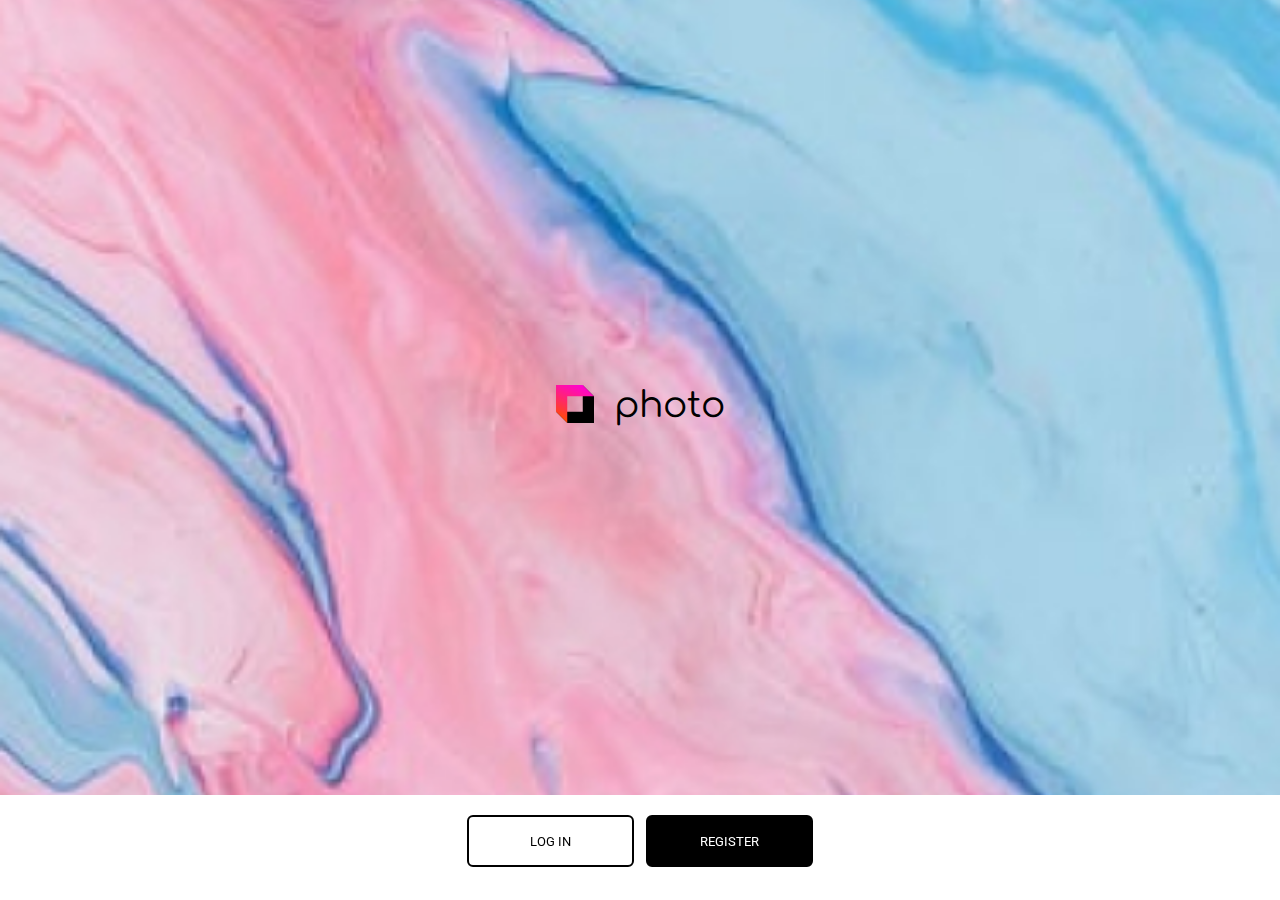
<file: index.html>
<!DOCTYPE html>
<html lang="pt-br">
    <head>
        <meta charset="UTF-8">
        <meta http-equiv="X-UA-Compatible" content="IE=edge">
        <meta name="viewport" content="width=device-width, initial-scale=1.0">
        <title>Logged Out - Instagram</title>
        <link rel="preconnect" href="https://fonts.googleapis.com">
        <link rel="preconnect" href="https://fonts.gstatic.com" crossorigin>
        <link href="https://fonts.googleapis.com/css2?family=Comfortaa&family=Roboto:wght@700&display=swap" rel="stylesheet">

        <link rel="stylesheet" href="css/estilos.css">
    </head>
    <body>
        <main>
            <!--
                Página de Logged Out
            -->
            <section class="loggedOut">
                <article>
                    <figure>
                        <img src="imagens/Union-logged-out.png" alt="Union Logo">
                        <img src="imagens/Union-logged-out2.png" alt="">
                    </figure>
                    <h1>
                        photo
                    </h1>
                </article>
            </section>
            <footer class="actionsLoggedout">
                <button>
                    <a href="login.html">
                        Log in
                    </a>
                </button>
                <button class="invertido">
                    <a href="register.html">
                        Register
                    </a>
                </button>
            </footer>
        </main>
    </body>
</html>
</file>
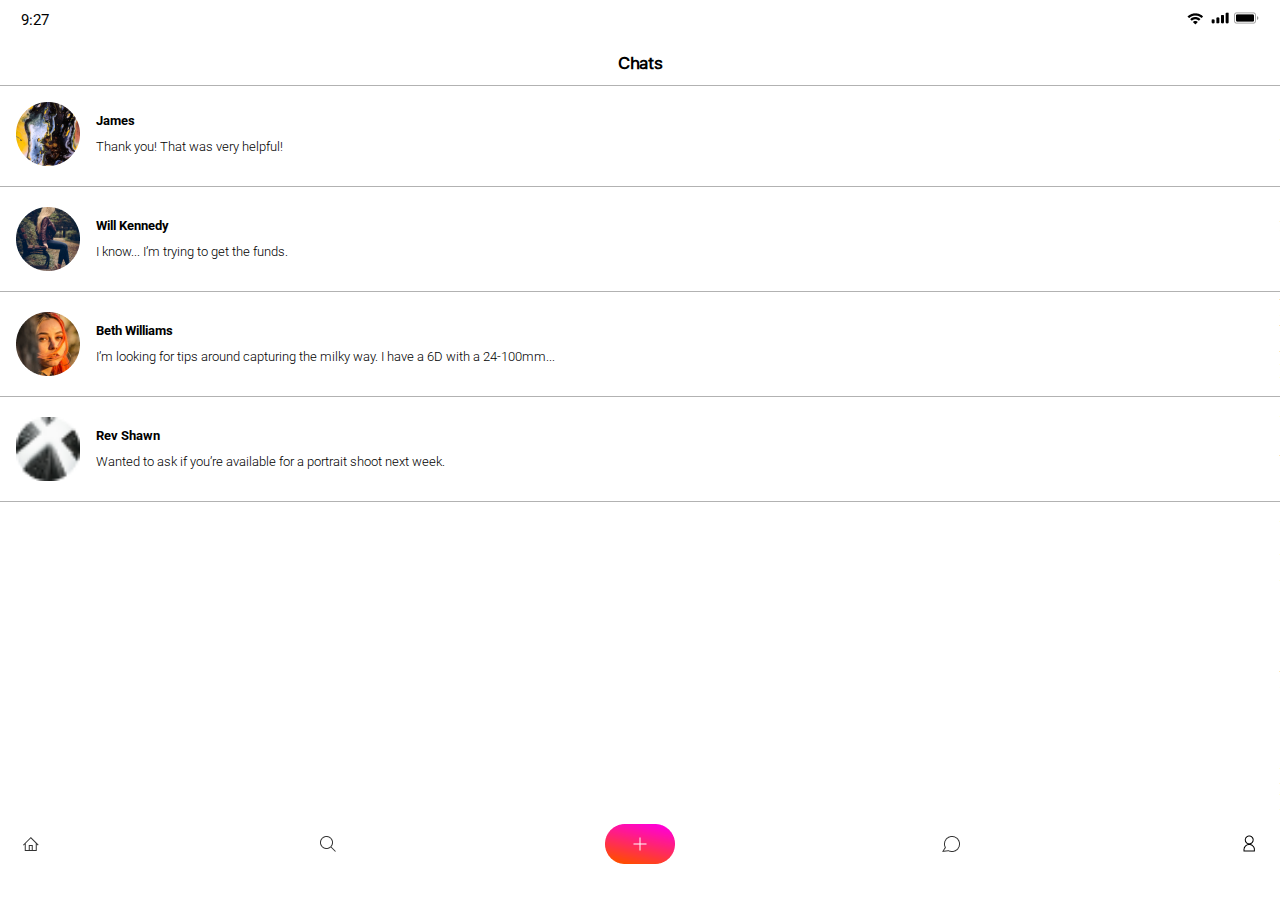
<file: chat.html>
<!--
    
-->
<!DOCTYPE html>
<html lang="pt-br">
    <head>
        <meta charset="UTF-8">
        <meta http-equiv="X-UA-Compatible" content="IE=edge">
        <meta name="viewport" content="width=device-width, initial-scale=1.0">
        <title>Chat - Instagram</title>
        <link rel="preconnect" href="https://fonts.googleapis.com">
        <link rel="preconnect" href="https://fonts.gstatic.com" crossorigin>
        <link href="https://fonts.googleapis.com/css2?family=Comfortaa&family=Roboto:wght@700&display=swap" rel="stylesheet">
        <link rel="stylesheet" href="css/estilos.css">
    </head>
    <body id="chat">
        <header>
            <section>
                <p>9:27</p>
            </section>
            <section>
                <ul>
                    <li><img src="imagens/Wifi.png" alt=""></li>
                    <li><img src="imagens/Cell.png" alt=""></li>
                    <li><img src="imagens/Battery.png" alt=""></li>
                </ul>
            </section>
        </header>
        <main>
            <br/>
            <br/>
            <br/>
            <br/>
            <section class="conversations">
                <h2>Chats</h2>
                <article>
                    <ul>
                        <li class="activateIndividualChat">
                            <a href="#">
                                <img src="imagens/chats/Ellipse-1.png" alt="">
                                <p> 
                                    <strong>James</strong><br/> 
                                    Thank you! That was very helpful!
                                </p> 
                            </a>
                        </li>
                        <li>
                            <a href="">
                                <img src="imagens/chats/Ellipse-2.png" alt="">
                                <p>
                                    <strong>Will Kennedy</strong><br/>  
                                    I know... I’m trying to get the funds.
                                </p> 
                            </a>
                        </li>
                        <li>
                            <a href="">
                                <img src="imagens/chats/Ellipse-3.png" alt="">
                                <p>
                                    <strong>Beth Williams</strong><br/> 
                                    I’m looking for tips around capturing the milky way. I have a 6D with a 24-100mm...
                                </p> 
                            </a>
                        </li>
                        <li>
                            <a href="">
                                <img src="imagens/chats/Ellipse4.png" alt="">
                                <p>
                                    <strong>Rev Shawn</strong><br/> 
                                    Wanted to ask if you’re available for a portrait shoot next week.
                                </p> 
                            </a>
                        </li>
                    </ul>
                </article>
            </section>
            <section class="individual_chat">
                <article>
                    <section class="topo">
                        <figure class="backToChat">
                            <img src="imagens/Chevron.png" alt="Voltar">
                        </figure>
                        <h2>
                            James
                        </h2>
                    </section>
                </article>
                <section>
                        <div class="box1">
                            <figure>
                                <img src="imagens/chats/Ellipse.png" alt="Avatar">
                            </figure>
                            <p>
                                Really love your most recent photo. I’ve been trying to capture the same thing for a few months and would love some tips! 
                            </p>
                        </div>
                        <div class="box2">
                            <figure>
                                <img src="imagens/chats/Ellipse-5.png" alt="Avatar">
                            </figure>
                            <p>
                                A fast 50mm like f1.8 would help with the bokeh. I’ve been using primes as they tend to get a bit sharper images.
                            </p>
                        </div>
                        <div class="box3">
                            <figure>
                                <img src="imagens/chats/Ellipse.png" alt="Avatar">
                            </figure>
                            <p>
                                Thank you! That was very helpful! 
                            </p>
                        </div>
                </section>
            </section>
            <footer>
                <ul>
                    <li><a href="#"><img src="imagens/Home.png" alt=""></a></li>
                    <li><a href="search.html"><img src="imagens/Search.png" alt=""></a></li>
                    <li><a href="#"><img src="imagens/Upload.png" alt=""></a></li>
                    <li><a href="chat.html"><img src="imagens/Chat.png" alt=""></a></li>
                    <li><a href="profile.html"><img src="imagens/Profile.png" alt=""></a></li>
                </ul>
            </footer>
        </main>
        <script src="js/script.min.js"></script>
    </body>
</html>
</file>
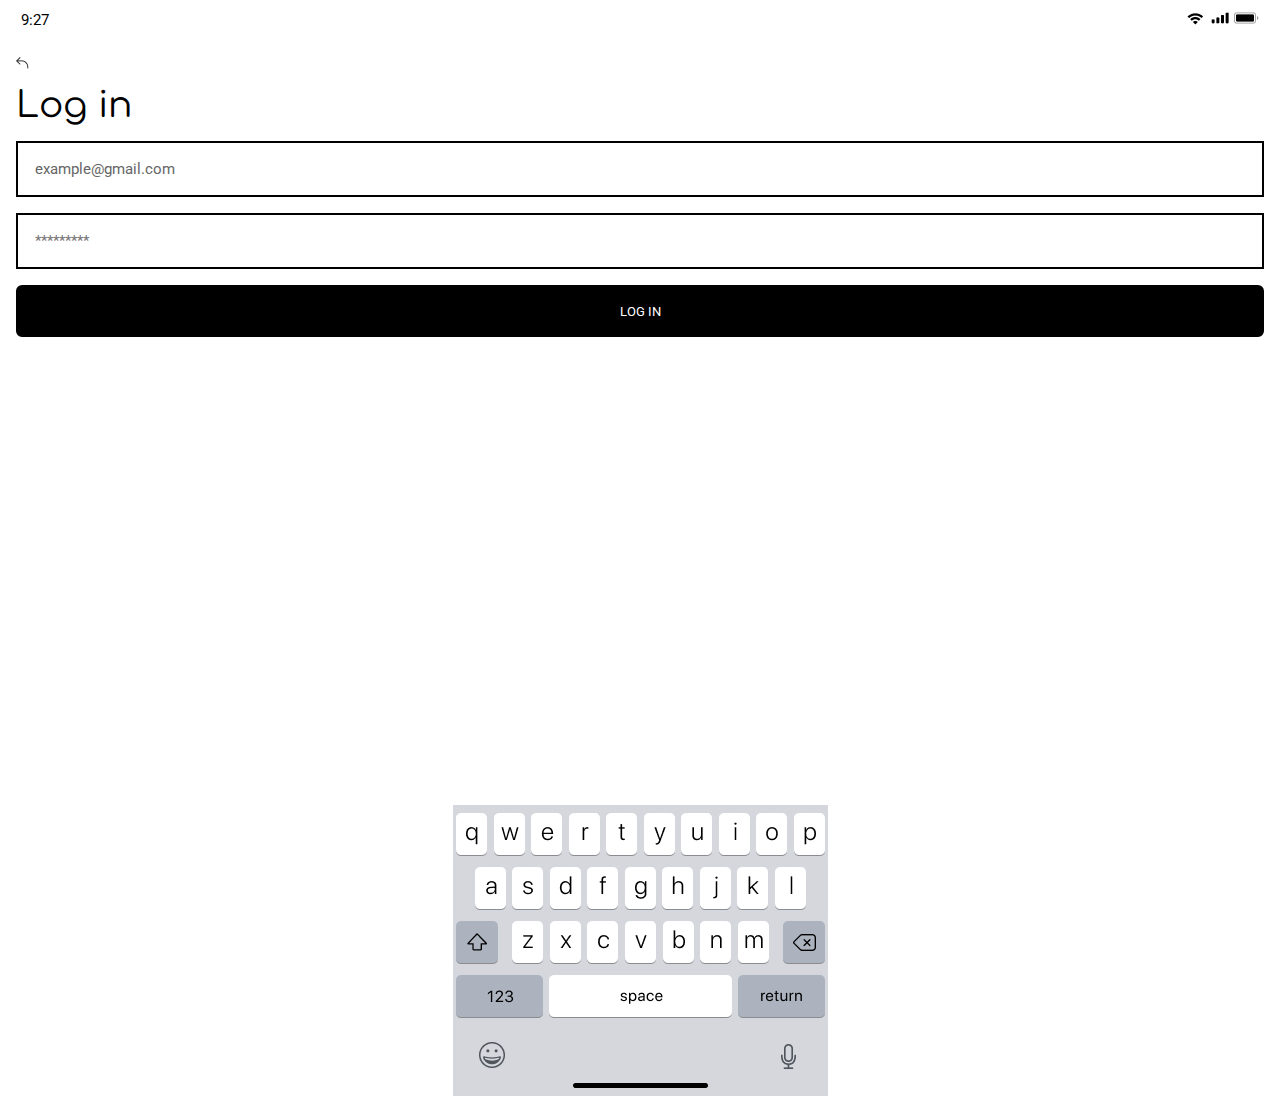
<file: login.html>
<!DOCTYPE html>
<html lang="pt-br">
    <head>
        <meta charset="UTF-8">
        <meta http-equiv="X-UA-Compatible" content="IE=edge">
        <meta name="viewport" content="width=device-width, initial-scale=1.0">
        <title>Login - Instagram</title>
        <link rel="preconnect" href="https://fonts.googleapis.com">
        <link rel="preconnect" href="https://fonts.gstatic.com" crossorigin>
        <link href="https://fonts.googleapis.com/css2?family=Comfortaa&family=Roboto:wght@700&display=swap" rel="stylesheet">
        <link rel="stylesheet" href="css/estilos.css">
    </head>
    <body id="login">
        <header>
            <section>
                <p>9:27</p>
            </section>
            <section>
                <ul>
                    <li><img src="imagens/Wifi.png" alt=""></li>
                    <li><img src="imagens/Cell.png" alt=""></li>
                    <li><img src="imagens/Battery.png" alt=""></li>
                </ul>
            </section>
        </header>
        <main>
            <section class="btnBack">
                <figure>
                    <a href="index.html">
                        <img src="imagens/goBack.png" alt="Voltar Home" class="goBack">
                    </a>
                </figure>
            </section>
            <section class="login">
                <article>
                    <h1>
                        Log in
                    </h1>
                    <section class="inputs">
                        <input type="email" placeholder="example@gmail.com" class="email">
                        <input type="password" placeholder="*********" class="password">
                    </section>
                    <button class="btnLogin invertido" >  
                        <a href="discover.html">
                            Log in
                        </a> 
                    </button>
               </article>
            </section>
            <footer>
                <figure>
                    <img src="imagens/Keyboard.jpg" alt="Teclado">
                </figure>
            </footer>
        </main>
    </body>
</html>
</file>
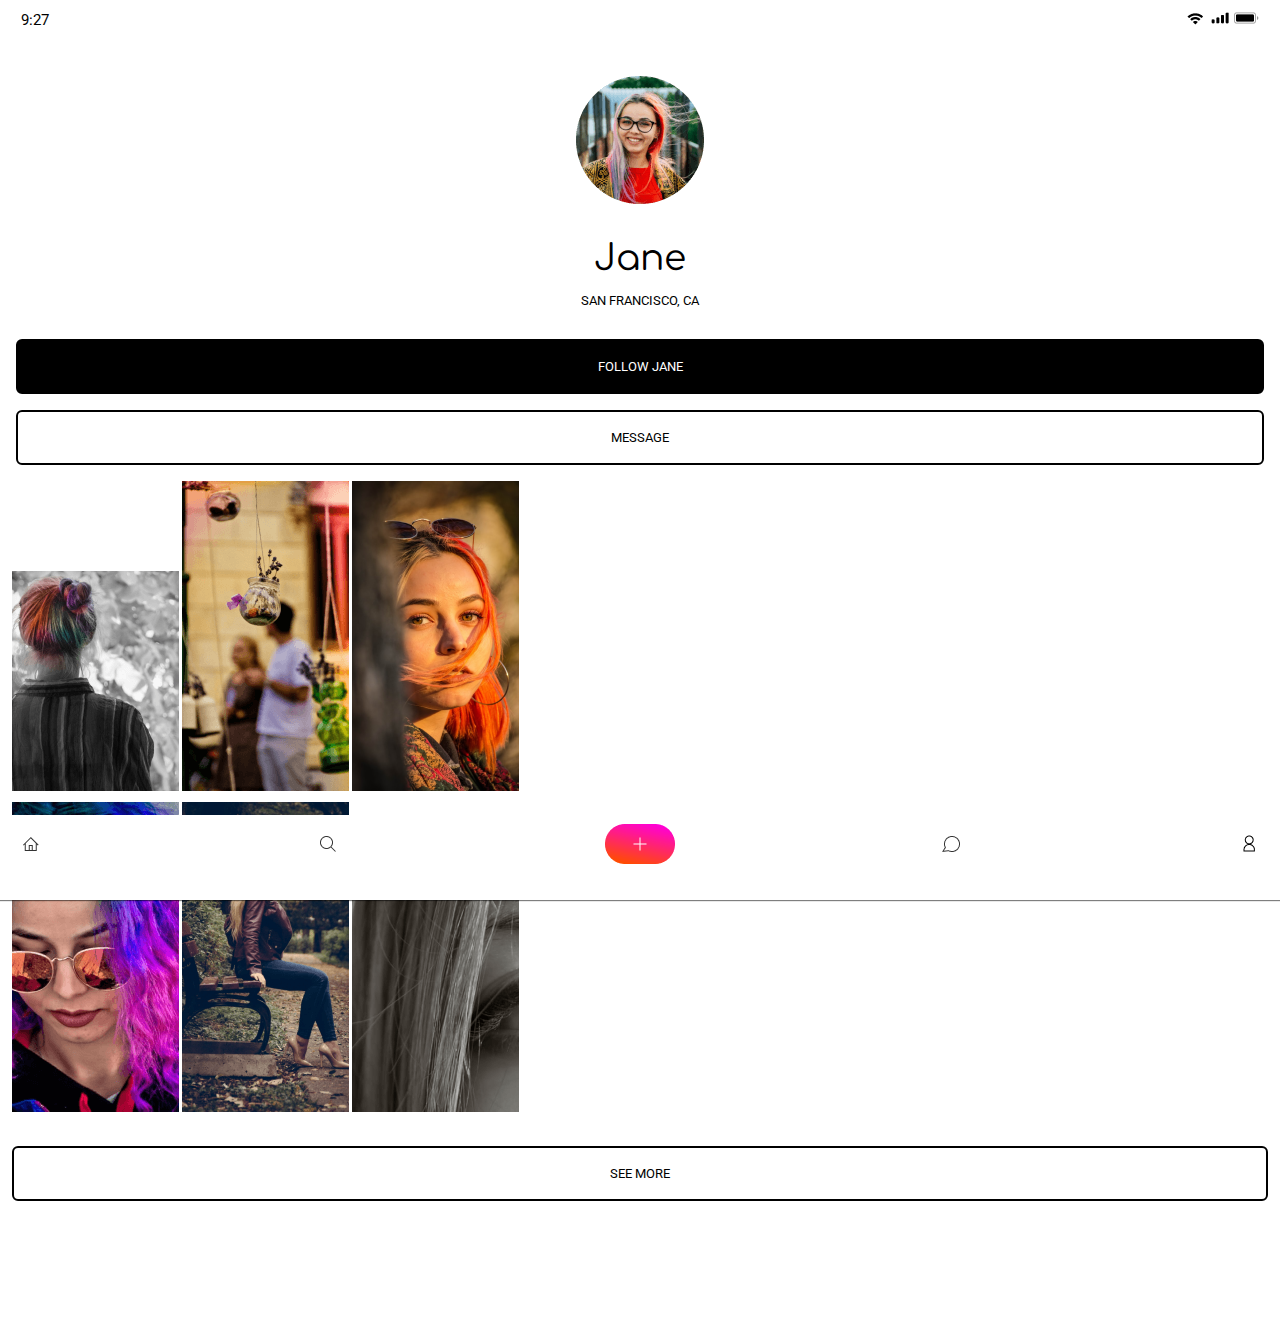
<file: profile.html>
<!DOCTYPE html>
<html lang="pt-br">
    <head>
        <meta charset="UTF-8">
        <meta http-equiv="X-UA-Compatible" content="IE=edge">
        <meta name="viewport" content="width=device-width, initial-scale=1.0">
        <title>Profile - Instagram</title>
        <link rel="preconnect" href="https://fonts.googleapis.com">
        <link rel="preconnect" href="https://fonts.gstatic.com" crossorigin>
        <link href="https://fonts.googleapis.com/css2?family=Comfortaa&family=Roboto:wght@700&display=swap" rel="stylesheet">
        <link rel="stylesheet" href="css/estilos.css">
    </head>
    <body>
        <header>
            <section>
                <p>9:27</p>
            </section>
            <section>
                <ul>
                    <li><img src="imagens/Wifi.png" alt=""></li>
                    <li><img src="imagens/Cell.png" alt=""></li>
                    <li><img src="imagens/Battery.png" alt=""></li>
                </ul>
            </section>
        </header>
        <main>
            <section class="profile">
                <figure>
                    <img src="imagens/perfil.png" alt="">
                </figure>
                <h1>Jane</h1>
                <p>San francisco, ca</p>
                <ul>
                    <li><a href="#" class="follow">Follow Jane</a></li>
                    <li><a href="#" class="message">Message</a></li>
                </ul>
            </section>
            <section class="fotos">
                <ul>
                    <li><img src="imagens/foto1.png" alt=""></li>
                    <li><img src="imagens/foto2.png" alt=""></li>
                    <li><img src="imagens/foto3.png" alt=""></li>
                    <li><img src="imagens/foto4.png" alt=""></li>
                    <li><img src="imagens/foto5.png" alt=""></li>
                    <li><img src="imagens/foto6.png" alt=""></li>
                </ul>
                <p><a href="#" class="ver-mais">See More</a></p>
            </section>
            <footer class="profileFooter">
                <ul>
                    <li><a href="#"><img src="imagens/Home.png" alt=""></a></li>
                    <li><a href="search.html"><img src="imagens/Search.png" alt=""></a></li>
                    <li><a href="#"><img src="imagens/Upload.png" alt=""></a></li>
                    <li><a href="chat.html"><img src="imagens/Chat.png" alt=""></a></li>
                    <li><a href="profile.html"><img src="imagens/Profile.png" alt=""></a></li>
                </ul>
            </footer>
        </main>
    </body>
</html>
</file>
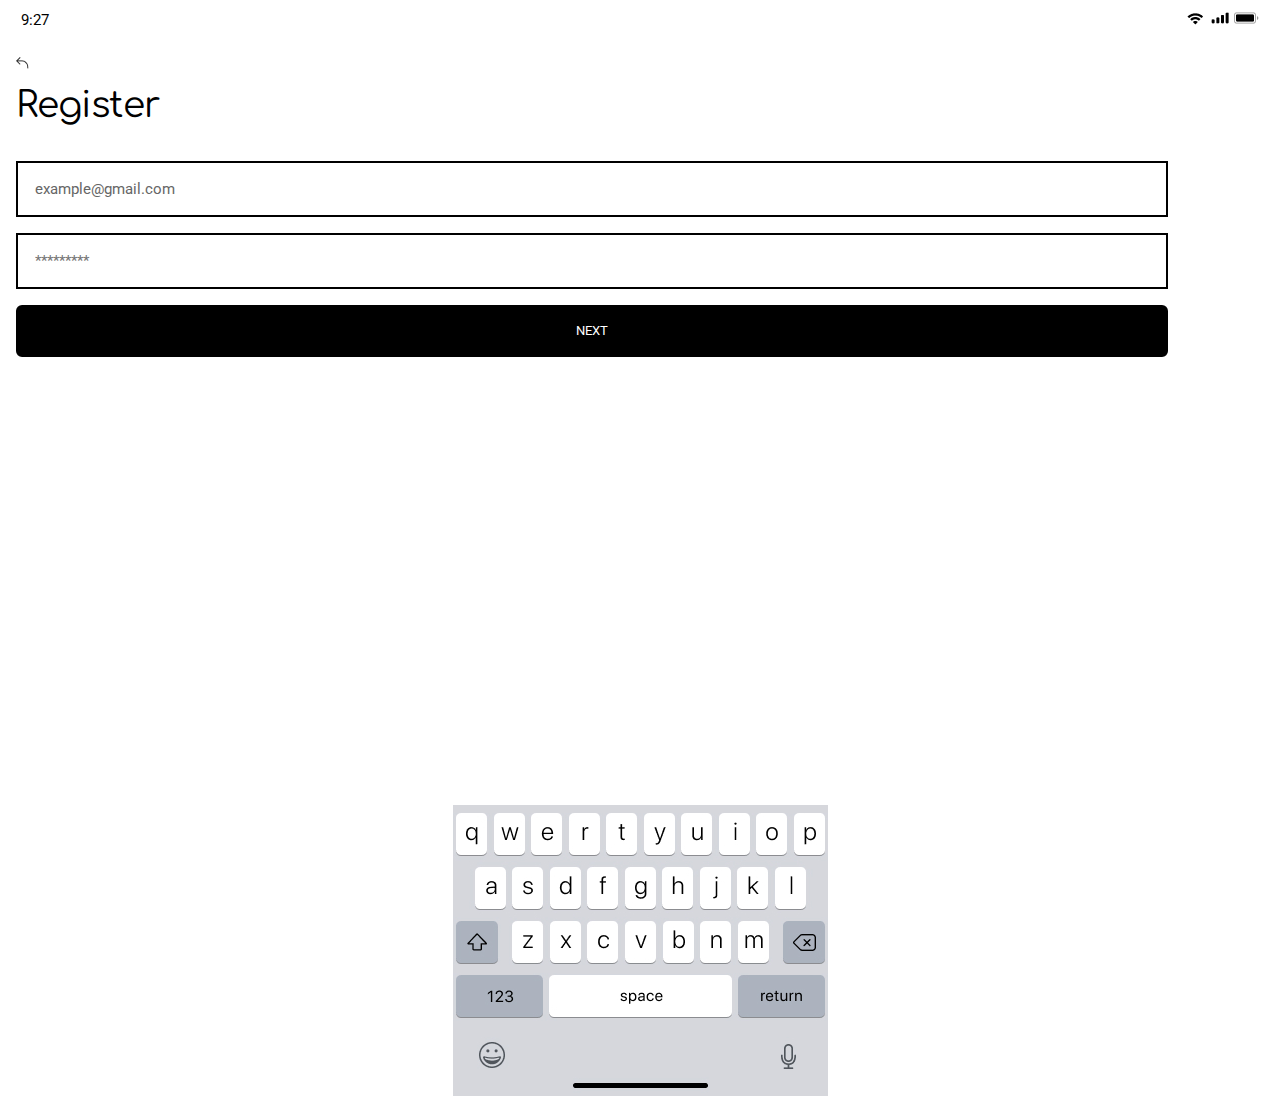
<file: register.html>
<!DOCTYPE html>
<html lang="pt-br">
    <head>
        <meta charset="UTF-8">
        <meta http-equiv="X-UA-Compatible" content="IE=edge">
        <meta name="viewport" content="width=device-width, initial-scale=1.0">
        <title>Register - Instagram</title>
        <link rel="preconnect" href="https://fonts.googleapis.com">
        <link rel="preconnect" href="https://fonts.gstatic.com" crossorigin>
        <link href="https://fonts.googleapis.com/css2?family=Comfortaa&family=Roboto:wght@700&display=swap" rel="stylesheet">
        <link rel="stylesheet" href="css/estilos.css">
    </head>
    <body id="register">
        <header>
            <section>
                <p>9:27</p>
            </section>
            <section>
                <ul>
                    <li><img src="imagens/Wifi.png" alt=""></li>
                    <li><img src="imagens/Cell.png" alt=""></li>
                    <li><img src="imagens/Battery.png" alt=""></li>
                </ul>
            </section>
        </header>
        <main>
            <section class="btnBack step1_register">
                <figure>
                    <a href="index.html">
                        <img src="imagens/goBack.png" alt="Voltar Home" class="goBack">
                    </a>
                </figure>
            </section>
            <section class="btnBack step2_register">
                <figure>
                    <a href="#" class="step1_goBack">
                        <img src="imagens/goBack.png" alt="Voltar Home" class="goBack">
                    </a>
                </figure>
            </section>
            <section class="register">
               <article>
                    <h1>
                        Register
                    </h1>
                    <section class="register-username">
                        <input type="text" placeholder="The_Jane" class="username-text">

                        <button class="sign_in invertido">
                            <a href="discover.html">
                                Sign up
                            </a>
                        </button>
                        <p>
                            By signing up, you agree to Photo’s <a href="#"> Terms of Service</a> and <a href="#">Privacy Policy.</a>
                        </p>
                    </section>
                    <section class="inputs">
                        <input type="email" placeholder="example@gmail.com" class="email">
                        <input type="password" placeholder="*********" class="password">
                    </section>
                    <button class="goStep2 invertido" >  
                        <a href="#">
                            next
                        </a> 
                    </button>
               </article>
            </section>
            
           
            <footer>
                <figure>
                    <img src="imagens/Keyboard.jpg" alt="Teclado">
                </figure>
            </footer>
        </main>
        <script src="js/script.min.js"></script>
    </body>
</html>
</file>
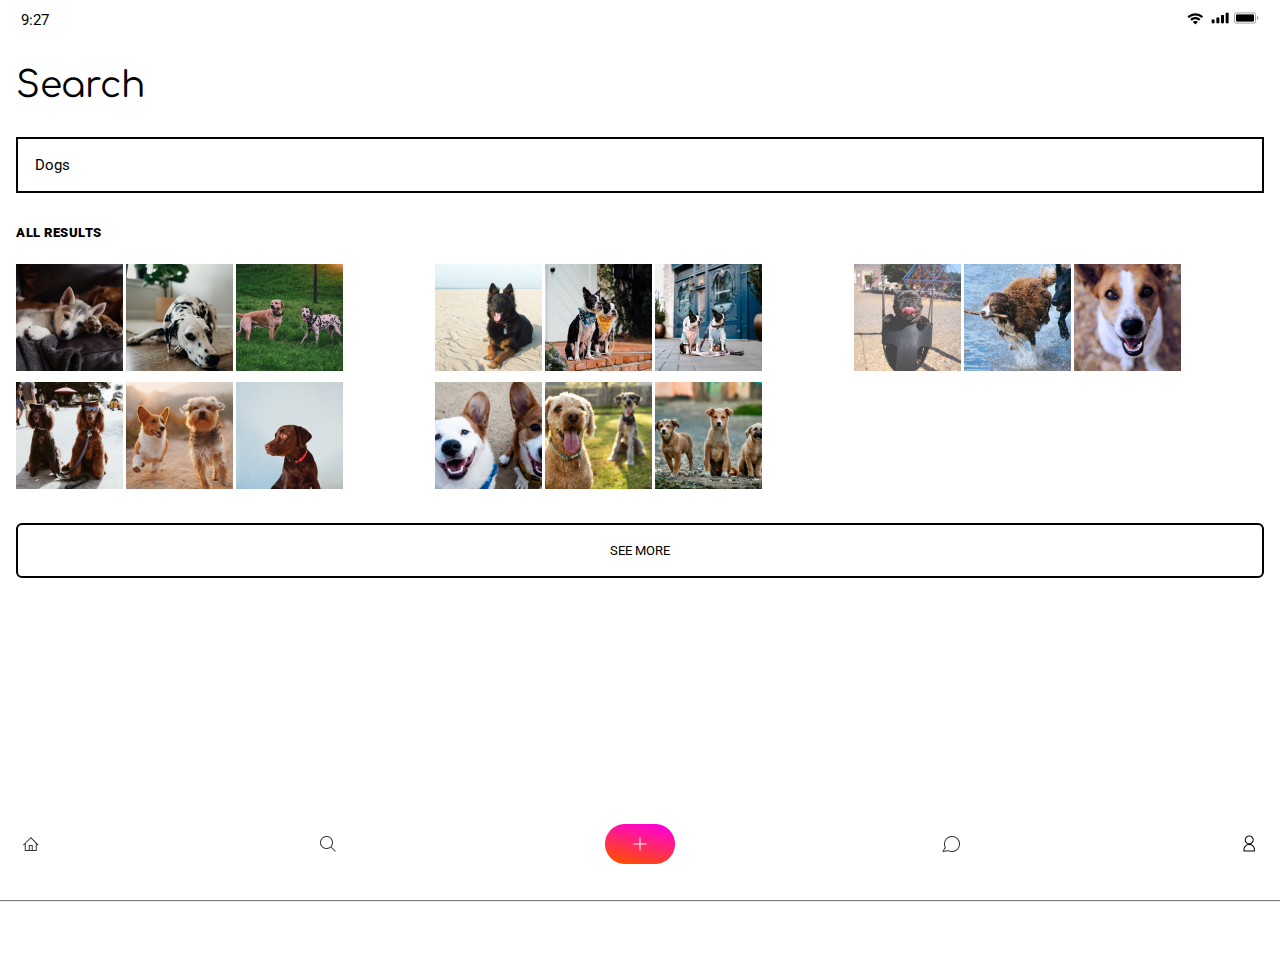
<file: search-results.html>
<!-- <link rel="preconnect" href="https://fonts.googleapis.com">
<link rel="preconnect" href="https://fonts.gstatic.com" crossorigin>
<link href="https://fonts.googleapis.com/css2?family=Comfortaa:wght@400;500;700&family=Roboto:wght@400;500;700&display=swap" rel="stylesheet"> -->

<!DOCTYPE html>
<html lang="pt-br">
    <head>
        <meta charset="UTF-8">
        <meta http-equiv="X-UA-Compatible" content="IE=edge">
        <meta name="viewport" content="width=device-width, initial-scale=1.0">
        <title>Search Results - Instagram</title>
        <link rel="preconnect" href="https://fonts.googleapis.com">
        <link rel="preconnect" href="https://fonts.gstatic.com" crossorigin>
        <link href="https://fonts.googleapis.com/css2?family=Comfortaa&family=Roboto:wght@700&display=swap" rel="stylesheet">
        <link rel="stylesheet" href="css/estilos.css">
    </head>
    <body id="search-results">
        <header>
            <section>
                <p>9:27</p>
            </section>
            <section>
                <ul>
                    <li><img src="imagens/Wifi.png" alt=""></li>
                    <li><img src="imagens/Cell.png" alt=""></li>
                    <li><img src="imagens/Battery.png" alt=""></li>
                </ul>
            </section>
        </header>
        <main>
            <section>
                <article>
                    <h1>
                        Search
                    </h1>
                    <section class="input_search">
                        <input type="text" placeholder="Search all photos" class="inputSearch" value="Dogs"> 
                    </section>
                </article>  
            </section>
            <section class="results_search">
                <h3>
                    all results
                </h3>
                <article>
                    <ul>
                        <li><img src="imagens/busca/dog (1).jpg" alt=""></li>
                        <li><img src="imagens/busca/dog (2).jpg" alt=""></li>
                        <li><img src="imagens/busca/dog (3).jpg" alt=""></li>
                        <li><img src="imagens/busca/dog (4).jpg" alt=""></li>
                        <li><img src="imagens/busca/dog (5).jpg" alt=""></li>
                        <li><img src="imagens/busca/dog (6).jpg" alt=""></li>
                        <li><img src="imagens/busca/dog (7).jpg" alt=""></li>
                        <li><img src="imagens/busca/dog (8).jpg" alt=""></li>
                        <li><img src="imagens/busca/dog (9).jpg" alt=""></li>
                        <li><img src="imagens/busca/dog (10).jpg" alt=""></li>
                        <li><img src="imagens/busca/dog (11).jpg" alt=""></li>
                        <li><img src="imagens/busca/dog (12).jpg" alt=""></li>
                        <li><img src="imagens/busca/dog (13).jpg" alt=""></li>
                        <li><img src="imagens/busca/dog (14).jpg" alt=""></li>
                        <li><img src="imagens/busca/dog (15).jpg" alt=""></li>
                    </ul>
                </article>
                <p><a href="#" class="ver-mais see-search-results">See More</a></p>
            </section>
            <footer class="profileFooter">
                <ul>
                    <li><a href="#"><img src="imagens/Home.png" alt=""></a></li>
                    <li><a href="search.html"><img src="imagens/Search.png" alt=""></a></li>
                    <li><a href="#"><img src="imagens/Upload.png" alt=""></a></li>
                    <li><a href="chat.html"><img src="imagens/Chat.png" alt=""></a></li>
                    <li><a href="profile.html"><img src="imagens/Profile.png" alt=""></a></li>
                </ul>
            </footer>
        </main>
        <script src="js/script.min.js"></script>
    </body>
</html>
</file>
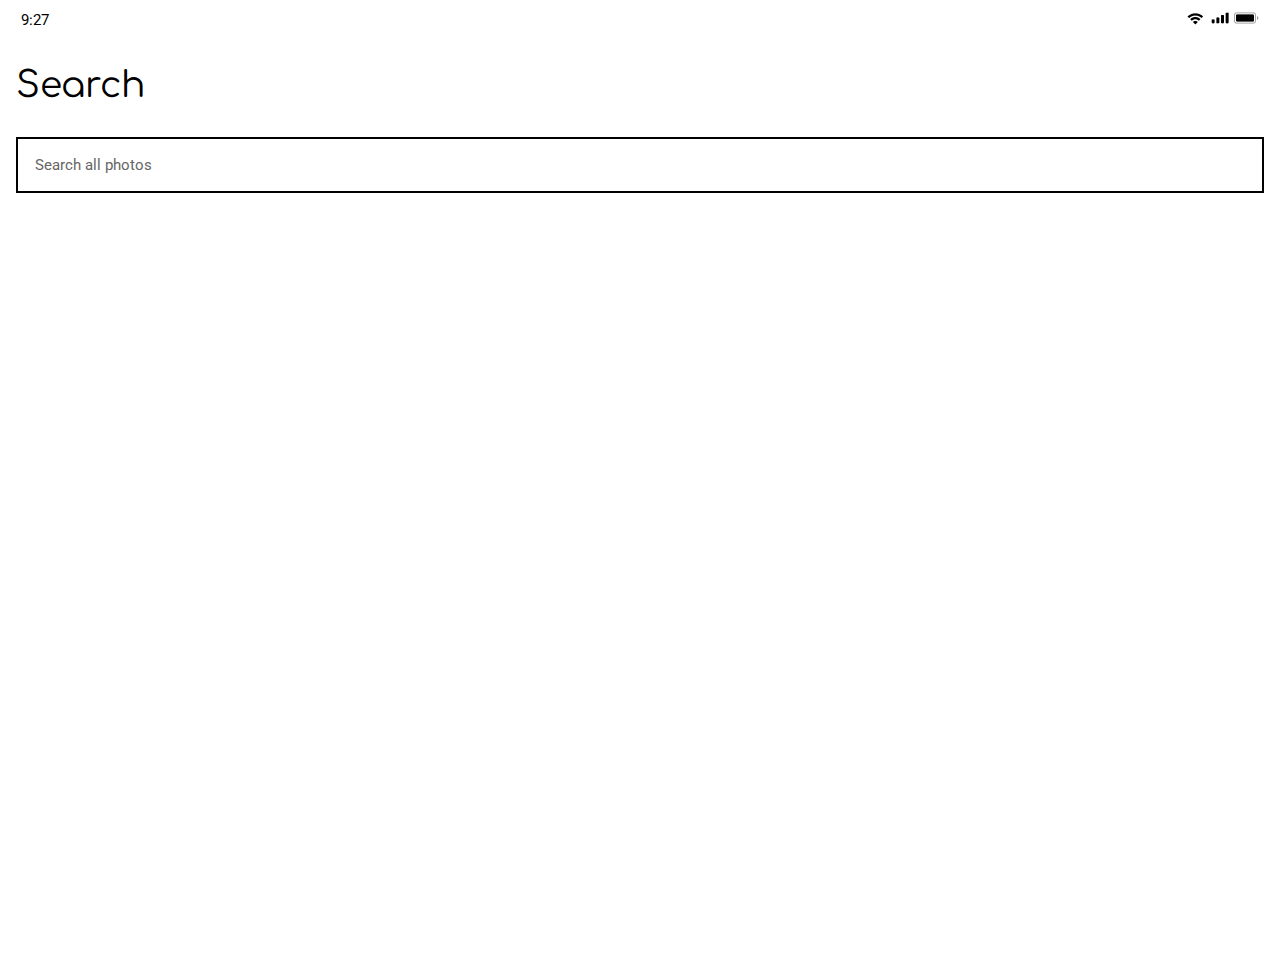
<file: search.html>
<!-- <link rel="preconnect" href="https://fonts.googleapis.com">
<link rel="preconnect" href="https://fonts.gstatic.com" crossorigin>
<link href="https://fonts.googleapis.com/css2?family=Comfortaa:wght@400;500;700&family=Roboto:wght@400;500;700&display=swap" rel="stylesheet"> -->

<!DOCTYPE html>
<html lang="pt-br">
    <head>
        <meta charset="UTF-8">
        <meta http-equiv="X-UA-Compatible" content="IE=edge">
        <meta name="viewport" content="width=device-width, initial-scale=1.0">
        <title>Search - Instagram</title>
        <link rel="preconnect" href="https://fonts.googleapis.com">
        <link rel="preconnect" href="https://fonts.gstatic.com" crossorigin>
        <link href="https://fonts.googleapis.com/css2?family=Comfortaa&family=Roboto:wght@700&display=swap" rel="stylesheet">
        <link rel="stylesheet" href="css/estilos.css">
    </head>
    <body id="search">
        <header>
            <section>
                <p>9:27</p>
            </section>
            <section>
                <ul>
                    <li><img src="imagens/Wifi.png" alt=""></li>
                    <li><img src="imagens/Cell.png" alt=""></li>
                    <li><img src="imagens/Battery.png" alt=""></li>
                </ul>
            </section>
        </header>
        <main>
            <section>
                <article>
                    <h1>
                        Search
                    </h1>
                    <section class="input_search">
                        <input type="text" placeholder="Search all photos" class="inputSearch">
                    </section>
                </article>  
            </section>
            <footer>
                <figure>
                    <a href="search-results.html">
                        <img src="imagens/Keyboard.jpg" alt="Teclado">
                    </a>
                </figure>
            </footer>
        </main>
        <script src="js/script.min.js"></script>
    </body>
</html>
</file>
<file: css/estilos.css>
@font-face {
    font-family: 'SF Pro Text';
    src: url(../fonts/SFProText-Regular.woff);
}
/* MORDERN RESET */
/* Box sizing rules 
*,*/
*::before,
*::after {
  box-sizing: border-box;
}

/* Remove default margin */
body,
h1,
h2,
h3,
h4,
p,
figure,
blockquote,
dl,
dd {
  margin: 0;
}

/* Remove list styles on ul, ol elements with a list role, which suggests default styling will be removed */
ul[role="list"],
ol[role="list"] {
  list-style: none;
}

/* Set core root defaults */
html:focus-within {
  scroll-behavior: smooth;
}

/* Set core body defaults */
body {
  min-height: 100vh;
  text-rendering: optimizeSpeed;
  line-height: 1.5;
}

/* A elements that don't have a class get default styles */
a:not([class]) {
  text-decoration-skip-ink: auto;
}

/* Make images easier to work with 
img,
picture {
  max-width: 100%;
  display: block;
}*/

/* Inherit fonts for inputs and buttons */
input,
button,
textarea,
select {
  font: inherit;
}

/* Remove all animations and transitions for people that prefer not to see them */
@media (prefers-reduced-motion: reduce) {
  html:focus-within {
   scroll-behavior: auto;
  }
  *,
  *::before,
  *::after {
    animation-duration: 0.01ms !important;
    animation-iteration-count: 1 !important;
    transition-duration: 0.01ms !important;
    scroll-behavior: auto !important;
  }
}

/* OLD RESET */
html,
body,
div,
span,
iframe,
h1,
h2,
h3,
h4,
h5,
h6,
p,
a,
address,
em,
img,
strong,
u,
ol,
ul,
li,
fieldset,
form,
label,
legend,
table,
tbody,
tfoot,
thead,
tr,
th,
td,
main,
article,
aside, 
figure,
figcaption,
footer,
header,
nav,
section,
time,
audio,
video{
  border:0;
  font-size:100%;
  font:inherit;
  margin:0;
  padding:0;
  vertical-align:baseline;
}
html{scroll-behavior:smooth;}
body{
  background:#fff;
  color:#000;
  font-family: 'Roboto', sans-serif;
  font-size:13px;
  line-height:1;
}
ol, 
ul,
li{list-style:none;}
strong{font-weight:bold;}
table{
  border-collapse:collapse;
  border-spacing:0;
  width:100%;
}
img{width:100%;}
a,
a:hover{
  color:#000;
  text-decoration:none;
  cursor:pointer;
}
:focus{outline:0;}
:hover{transition:.3s ease;}
input[type="text"],
input[type="email"],
input[type="tel"],
input[type="search"],
input[type="url"],
input[type="password"],
textarea,
select{
  border:0;
  border-bottom:1px solid #000;
  color:#000;
  padding:8px 0;
  font:13px 'Roboto', sans-serif;
  background:transparent;
  width:100%;
}
input[type="text"]:focus,
input[type="email"]:focus,
input[type="tel"]:focus,
input[type="search"]:focus,
input[type="url"]:focus,
textarea:focus,
select:focus{border-color:#900;}
input[type="submit"],
input[type="button"],
button{
  border:1px solid #000;
  text-transform:uppercase;
  padding:10px 30px;
  color:#000;
  font:13px 'Roboto', sans-serif;
  background:transparent;
}
input[type="text"]::placeholder,
input[type="email"]::placeholder,
input[type="tel"]::placeholder,
input[type="search"]::placeholder,
input[type="url"]::placeholder{color:#666;}

/* TOPO */
header{
    display:flex;
    justify-content:space-between;
    align-items:center;
    padding:12px 0;
    position:fixed;
    top:0;
    left:0;
    width:100%;
    z-index:9;
    background:#fff;
}
    header section{padding:0 21px;}
    header p{font-size:15px;}
    header ul{display:flex;}
        header li{margin-left:5px;}

/* FOOTER */
footer{
    position:fixed;
    bottom:0;
    left:0;
    width:100%;
    z-index:10;
    background:#fff;
    box-shadow:0 1px 1px rgba(0,0,0,0.5);
    padding:9px 0 34px;
}
    footer ul{
        display:flex;
        justify-content:space-between;
        padding:0 11px;
    }
        footer.profileFooter img{
            height:40px;
            width:auto;
        }

/* PROFILE */
.profile{text-align:center;}
.profile figure{
    width:128px;
    margin:76px auto 32px;
}
h1{
    font:36px 'Comfortaa', cursive;
    margin-bottom:16px;
}
    .profile p{
        text-transform:uppercase;
        margin-bottom:32px;
    }
    .profile a{
        text-transform:uppercase;
        display:block;
        padding:19px 0;
        border-radius:6px;
        margin:0 auto;
        border:2px solid #000;
    }
    .profile li{margin:0 16px 16px;}
    .follow{
        background:#000;
        color:#fff;
    }
    .follow:hover{color:#fff;}

/* FOTOS */
.fotos{margin:12px;}
    .fotos ul{
        column-count:2;
        column-gap:9px;
    }
        .fotos li{
            display: inline-block;
            margin-bottom:9px;
        }
    .ver-mais{
        text-transform:uppercase;
        display:block;
        padding:19px 0;
        border-radius:6px;
        margin:23px auto 120px;
        border:2px solid #000;
        text-align:center;
    }

/* LOGGED OUT */
main .loggedOut {
    display: block;
    width: 100vw;
    height: 90vh;
    background: url(../imagens/loggedout-background.jpg) no-repeat;
    background-position: center;
    background-size: cover;
    text-align: center;
}
.loggedOut article {
    display: flex;
    align-items: center;
    justify-content: center;
    flex-direction: row;
    height: 90vh;
}

.loggedOut article figure img:first-child {
    position: absolute;
    width: 38px;
}

.loggedOut article h1 {
    margin: 0 0 0 20px;
}

.actionsLoggedout {
    text-align: center;
    padding: 20px 0 33px;
}
.actionsLoggedout button {
    background: #FFFFFF;
    border: 2px solid #000000;
    box-sizing: border-box;
    border-radius: 6px;
    width: 167px;
    height: 52px;
}

.actionsLoggedout button.invertido {
    background: #000;
    margin-left: 9px;
} 
.actionsLoggedout button.invertido a {
    color: #FFF;
}

/* REGISTER*/
#register main section { padding: 0 16px; }
#register main section .goBack{
    position: relative;
    display: block;
    width: auto;
    padding: 16px 0;
}
#register main section.btnBack{
    position: relative;
    top: 41px;
    margin-bottom: 41px;
    display: block;
}
#register main section.register{
    position: relative;
    display: block;
    height: 80vh;
    width: 90vw;
}
#register main section.register h1{
    font:36px 'Comfortaa', cursive;
    font-style: normal;
    font-weight: 400;
    font-size: 36px;
    line-height: 40px;
    letter-spacing: -0.015em;
    color: #000000;
    margin-bottom: 1em;
}

#register main section.register .inputs {padding: 0;}
#register main section.register .inputs input[type="email"],
#register main section.register .inputs input[type="password"] {
    font-family: 'Roboto', sans-serif;
    background: #FFFFFF;
    border: 2px solid #000000;
    box-sizing: border-box;
    color: #000;
    font-size: 15px;
    line-height: 18px;
    padding: 17px 0 17px 17px;

    display: flex;
    align-items: center;
    justify-content: center;
}
#register main section.register .inputs input[type="password"] {
    margin: 1.05em 0;
}
#register main section.register button.invertido {
    width: 100%;
    min-height: 52px;
    border: 2px solid #000000;
    box-sizing: border-box;
    border-radius: 6px;
    padding: 0;
}
#register main section.register button.invertido a {
    width: 100%;
    display: flex;
    position: relative;
    min-width: 310px;
    min-height: 45px;
    align-items: center;
    justify-content: center;
}

#register main section.register-username,
#register main section.btnBack.step2_register  {
    display: none;
    padding: 0;
}
#register main section.btnBack.step2_register { padding: 0 16px; }
#register main section.register-username input {
    font-family: 'Roboto', sans-serif;
    background: #FFFFFF;
    border: 2px solid #000000;
    box-sizing: border-box;
    color: #000;
    font-size: 15px;
    line-height: 18px;
    padding: 17px 0 17px 17px;

    display: flex;
    align-items: center;
    justify-content: center;
    margin-bottom: 16px;
}
#register main section.register-username p {
    margin-top: 32px;
    font-family: 'Roboto', sans-serif; 
    font-style: normal;
    font-weight: 400;
    font-size: 13px;
    line-height: 18px;
}

#register main section.register-username p a {
    text-decoration: underline;
}

button.invertido, button.invertido a {
    background: #000;
    color: #FFF;
}

#register footer,
#login footer {
    padding: 0;
    box-shadow: none;
    position: relative;
}

#register footer img,
#login footer img {
    width: 100%;
    max-width: 375px;
    height: 100%;
    margin: 0 auto;
    display: block;
}

/* LOGIN */
#login main section { padding: 0 16px; }
#login main section .goBack{
    position: relative;
    display: block;
    width: auto;
    padding: 16px 0;
}
#login main section.btnBack{
    position: relative;
    top: 41px;
    margin-bottom: 41px;
    display: block;
}

#login main section .inputs,
#login main section.login {padding: 0;}
#login main section.login {height: 80vh;padding: 0 16px;}
#login main section .inputs input[type="email"],
#login main section .inputs input[type="password"] {
    font-family: 'Roboto', sans-serif;
    background: #FFFFFF;
    border: 2px solid #000000;
    box-sizing: border-box;
    color: #000;
    font-size: 15px;
    line-height: 18px;
    padding: 17px 0 17px 17px;

    display: flex;
    align-items: center;
    justify-content: center;
}
#login main section .inputs input[type="password"] {margin: 1.05em 0 1.1em }

#login main section button.invertido {
    width: 100%;
    min-height: 52px;
    border: 2px solid #000000;
    box-sizing: border-box;
    border-radius: 6px;
    padding: 0;
}
#login main section button.invertido a {
    width: 100%;
    display: flex;
    position: relative;
    min-width: 310px;
    min-height: 45px;
    align-items: center;
    justify-content: center;
}

/* DISCOVER */
#discover main section.container {
    position: relative;
    display: block;
    padding: 0 1.05em;
    width: 91vw;
    margin: 0 auto;
    margin-top: 66px;
}


#discover main section article p strong {
    font-family: 'Roboto', sans-serif; 
    font-style: normal;
    font-weight: 900;
    font-size: 13px;
    line-height: 15px;
    display: flex;
    align-items: center;
    letter-spacing: 0.04em;
    text-transform: uppercase;
    color: #000000;
}

#discover main section.destaque_discover {
    padding: 0 0;
    height: 410px;
    margin: 24px 0 48px;
    display: flex;
    justify-content: flex-start;
    align-items: flex-start; 
    flex-flow: row nowrap;
    width: 100%;
}

#discover main section.over {
    overflow: auto;
}

#discover main section.over.destaque_discover > figure {
    min-width: 100%;
    height: 390px;
    margin: 0 auto;
    position: relative;
    display: flex;
    justify-content: flex-start;
    overflow: hidden;
    touch-action: pan-x;
    padding: 0 16px 0 0;

}
#discover main section.over.destaque_discover figure img.destaqueImg {
    width: 343px;
    height: 343px;
}
#discover main section.over.destaque_discover figure .postBy {
    position: absolute;
    width: 130px;
    height: 30px;
    bottom: 0;
    z-index: 2;
    display: flex;
    justify-content: space-between;
    align-items: center;
    background: transparent;
}
#discover main section.over.destaque_discover figure .postBy figure.avatar {
    display: inherit;
    width: 28px;
    height: 28px;
}
#discover main section.over.destaque_discover figure .postBy .name h3 {
    color: #000;
    font-style: normal;
    font-weight: 700;
    font-size: 13px;
    line-height: 15px;
}
#discover main section.over.destaque_discover figure .postBy .name p {
    color: rgb(112, 112, 112);
    font-family: 'Roboto', sans-serif; 
    font-style: normal;
    font-weight: 400;
    font-size: 11px;
    line-height: 13px;
} 
#discover main section.all_posts article h3 {
    font-family: 'Roboto', sans-serif; 
    font-style: normal;
    font-weight: 900;
    font-size: 13px;
    line-height: 15px;
    display: flex;
    align-items: center;
    letter-spacing: 0.04em;
    text-transform: uppercase;
    color: #000000;
    margin-bottom: 24px;
} 
#discover main section.all_posts .fotos {margin: 0;}

#discover main section.modal-story .top-bar > img {width: 28px;height: 28px;}
#discover main section.modal-story {
    display: none;
    position: absolute;
    width: 100vw;
    height: 812px;
    top: 0;
    left: 0;
    z-index: 9;
}
#discover main section.modal-story .top-bar {
    position: absolute;
    display: flex;
    flex-direction: row;
    justify-content: space-between;
    align-items: center;
    width: 92%;
    padding: 48px 16px 0;
    background: linear-gradient(black, transparent);
}
#discover main section.modal-story .top-bar .name-post {
    display: flex;
    justify-content: space-between;
    width: 140px;
}

#discover main section.modal-story .top-bar .name-post .name h3 {
    color: #FFF;
    font-style: normal;
    font-weight: 700;
    font-size: 13px;
    line-height: 15px;
}
#discover main section.modal-story .top-bar .name-post .name p {
    color: #cecece;
    font-family: 'Roboto', sans-serif; 
    font-style: normal;
    font-weight: 400;
    font-size: 11px;
    line-height: 13px;
} 

 /* SEARCH */
#search main,
#search-results main {
    padding: 0 16px;
}
#search main > section {
    margin-top: 5em;
    height: 90vh;
}

#search main section article section.input_search input,
#search-results section article section.input_search input {
    font-family: 'Roboto', sans-serif;
    background: #FFFFFF;
    border: 2px solid #000000;
    box-sizing: border-box;
    color: #000;
    font-size: 15px;
    line-height: 18px;
    padding: 17px 0 17px 17px;
    margin-top: 32px;
    display: flex;
    align-items: center;
    justify-content: center;
}

#search main footer:not(.profileFooter) {
    padding-bottom: 0;
    display: none;
}

 /* SEARCH RESULTS */
#search-results main > section:first-child {
    margin-top: 5em;
}
#search-results main section.results_search {
    margin: 0 0 100px;
}

#search-results main section.results_search h3 {
    font-family: 'Roboto', sans-serif; 
    font-style: normal;
    font-weight: 900;
    font-size: 13px;
    line-height: 15px;
    display: flex;
    align-items: center;
    letter-spacing: 0.04em;
    text-transform: uppercase;
    color: #000000;
    margin: 32px 0 24px;
}
#search-results main section.results_search ul{
    column-count:3;
    column-gap:9px;
}
#search-results main section.results_search li{
        display: inline-block;
        margin-bottom:9px;
    }

/* CHATS */

#chat main .conversations {height: 712px;}
#chat main .conversations h2 {
    font-family: 'SF Pro Text';
    font-weight: 700;
    font-size: 17px;
    line-height: 22px;
    text-align: center;
    letter-spacing: -0.408px;
    color: #000000;
}
#chat main .conversations li:first-child {
    padding-top: 16px;
    margin-top: 11px;
    border-top: 1px solid #0000004D;
}
#chat main .conversations li {
    padding: 20px 0;
    border: 1px solid ;
    border-color: rgba(0, 0, 0, 0.3);
    border-right: none;
    border-left: none;
    border-top: none;
}

#chat main .conversations li a {
    display: flex;
    justify-content: flex-start;
    align-items: center;
    gap: 16px;
}
#chat main .conversations li img {
    width: 64px;
    height: 64px;
    padding-left: 16px;
}
#chat main .conversations li p {
    padding-right: 16px;
    font-weight: 300;
    font-family: 'Roboto', sans-serif;
    font-style: normal;
    font-size: 13px;
    line-height: 18px;
}

#chat main .conversations li p strong{
    margin-bottom: -10px;
    display: block;
}

#chat main .individual_chat {
    height: 800px;
    position: absolute;
    top: 50px;
    background: #FFF;
    left: 100%;
    width: auto;
    transition: .3s cubic-bezier(0.55, 0.06, 0.68, 0.19) all;
}
#chat main .individual_chat.active {
    display: block;
    left: 0;
    transition: .3s cubic-bezier(0.55, 0.06, 0.68, 0.19) all;
}

#chat main .individual_chat.active article {
    background: #FFFFFF;
    box-shadow: 0px 0.5px 0px rgba(0, 0, 0, 0.3);
    backdrop-filter: blur(27.1828px);
    margin-bottom: 32px;
}
#chat main .individual_chat.active .topo {
    display: flex;
    justify-content: space-between;
    align-items: center;
    width: 55%;
    padding-left: 9px;
    padding-bottom: 11px;
}

#chat main .individual_chat.active .topo img {
    width: auto;
}

#chat main .individual_chat.active .topo h2 {
    font-family: 'SF Pro Text';
    font-size: 17px;
    line-height: 22px;
    text-align: center;
    font-weight: 700;
    letter-spacing: -0.408px;

    color: #000000;
}

#chat main .individual_chat.active .box1,
#chat main .individual_chat.active .box2,
#chat main .individual_chat.active .box3 {
    padding:0 16px 24px;
    display: flex;
    min-height: 84px;
} 
#chat main .individual_chat.active  .box2 {
    flex-direction: row-reverse;
}

#chat main .individual_chat.active .box1 p,
#chat main .individual_chat.active .box2 p,
#chat main .individual_chat.active .box3 p {
    padding: 16px;
    font-family: 'Roboto', sans-serif; 
    font-style: normal;
    font-weight: 400;
    font-size: 13px;
    line-height: 18px;
    color: #000000;
} 

#chat main .individual_chat.active .box1 img,
#chat main .individual_chat.active .box2 img,
#chat main .individual_chat.active .box3 img {
    width: 28px;
    height: 28px;
}
/*
    font-family: 'Comfortaa', cursive;
    font-family: 'Roboto', sans-serif; 
*/
</file>
